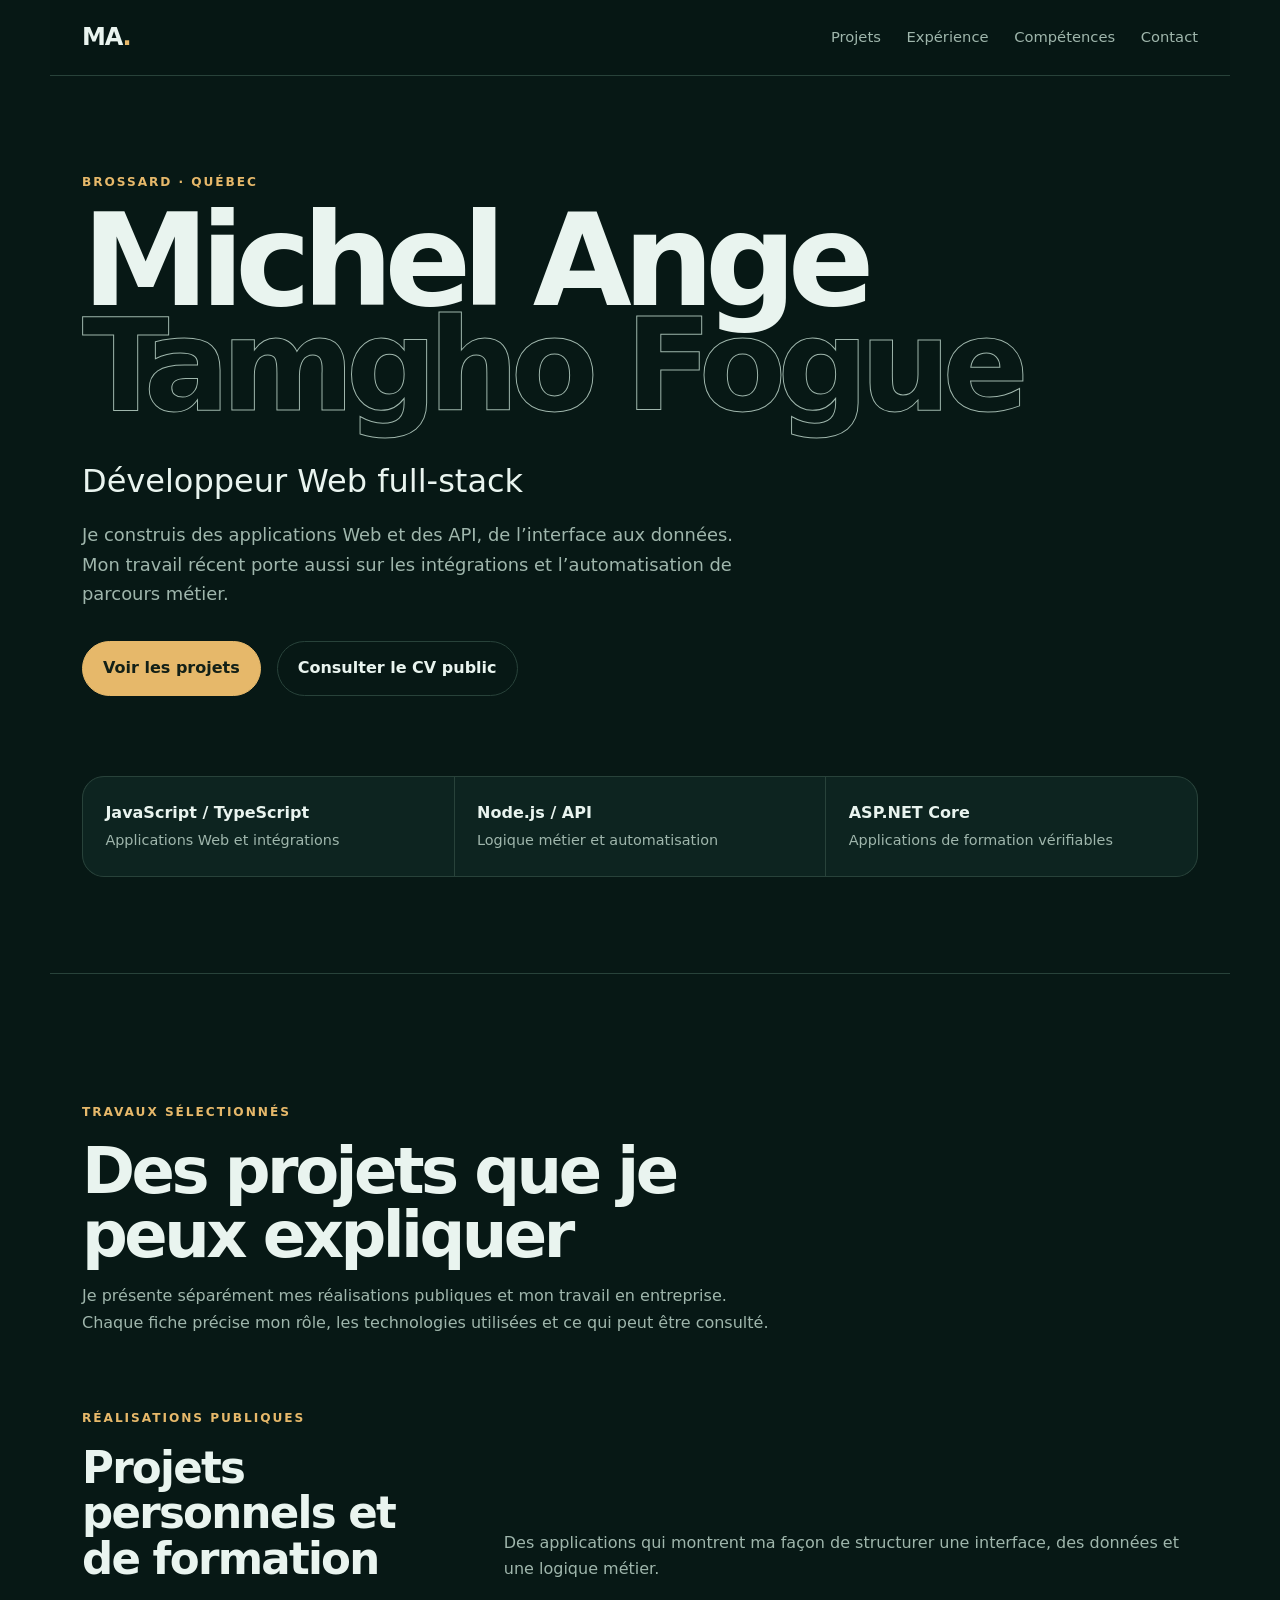
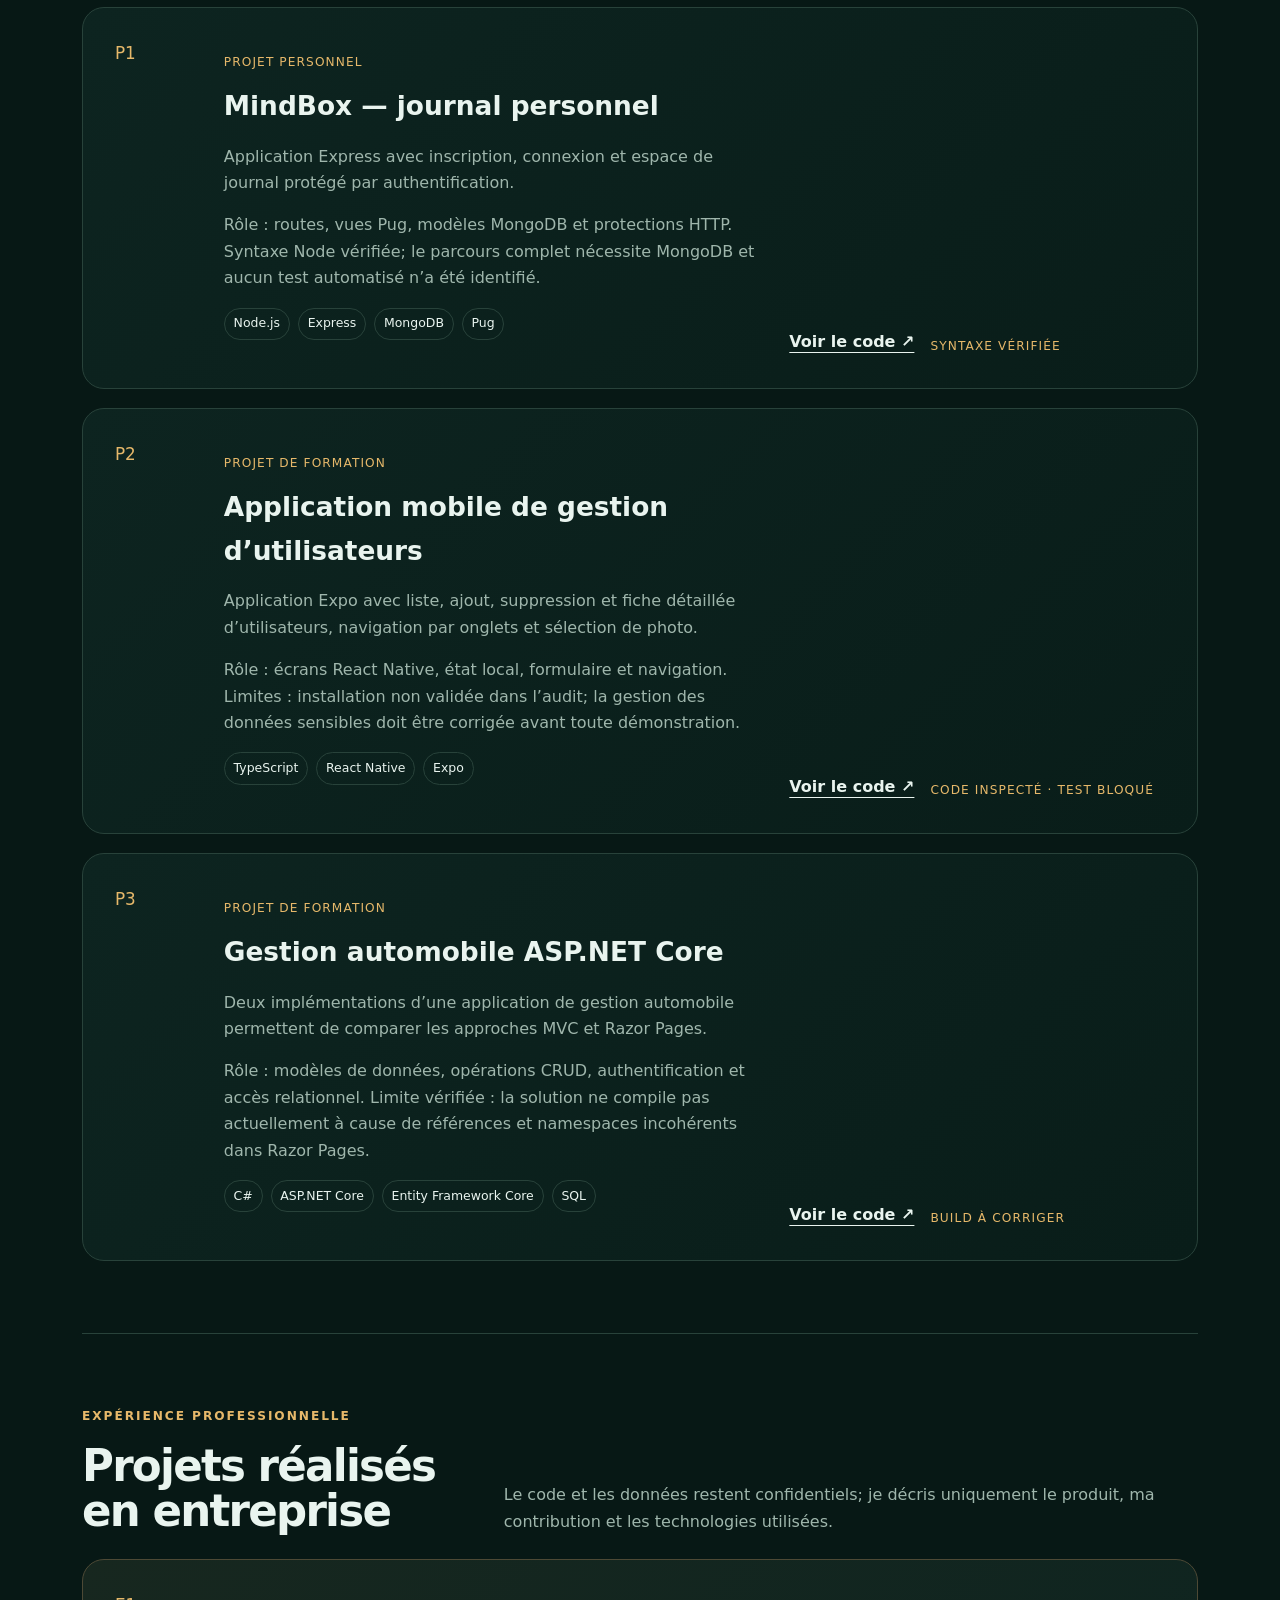
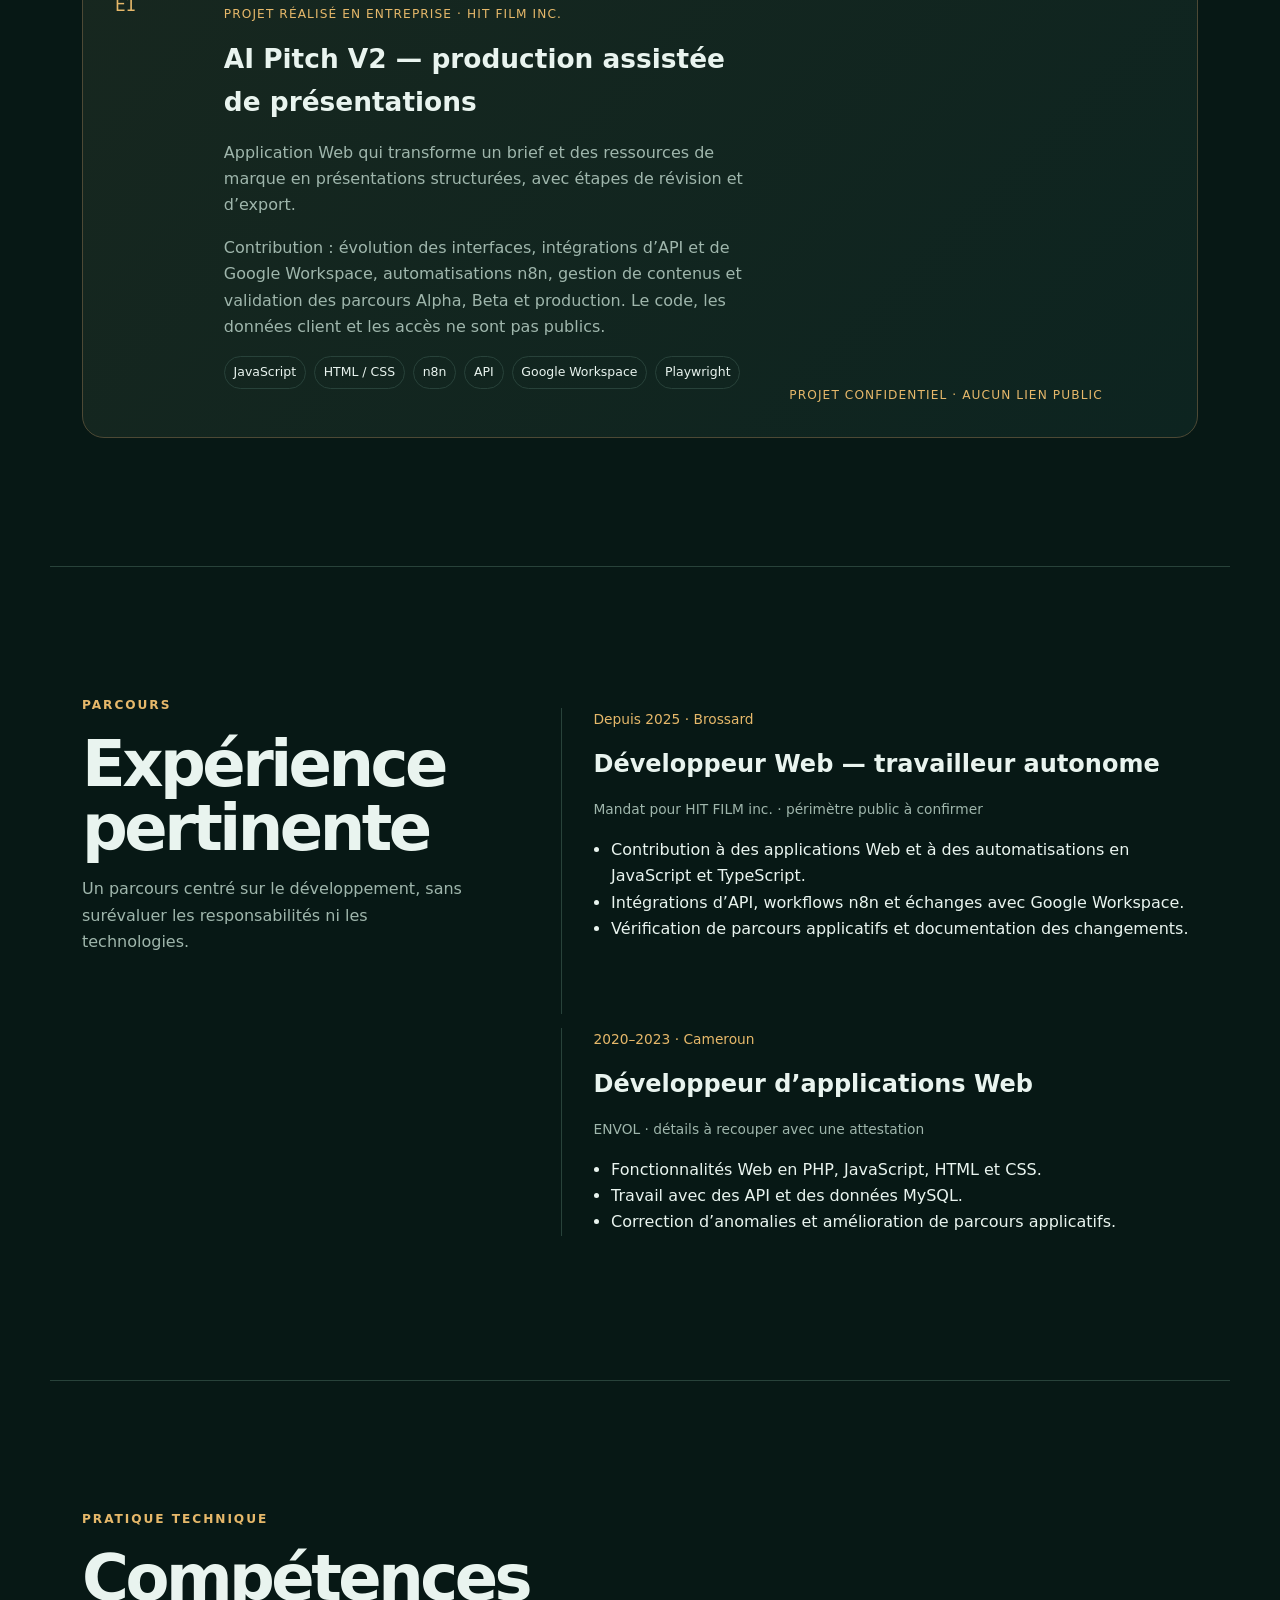
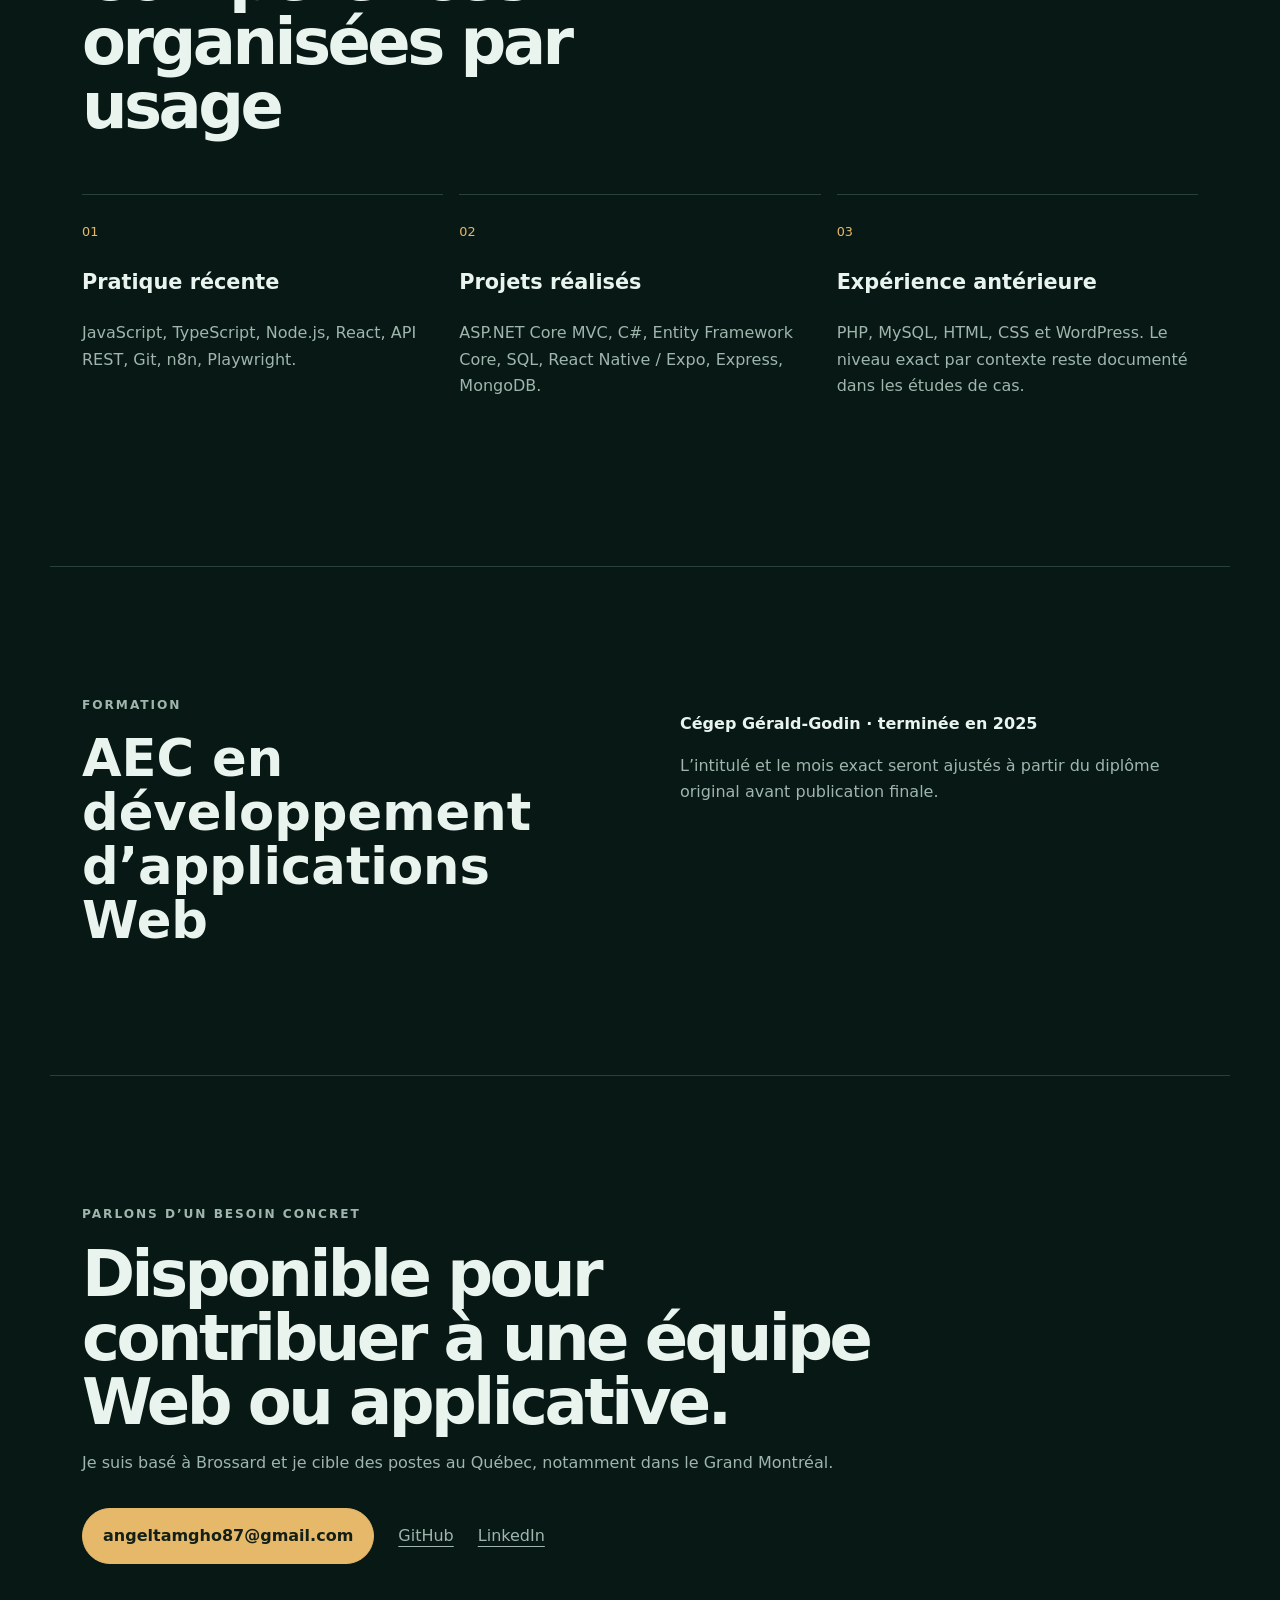
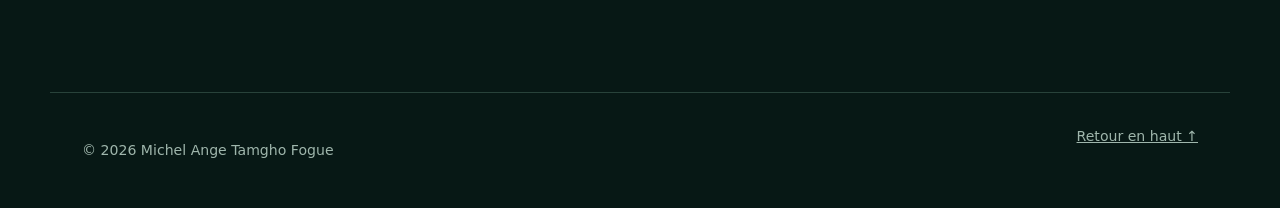
<file: index.html>
<!doctype html>
<html lang="fr">
<head>
  <meta charset="UTF-8"><meta name="viewport" content="width=device-width, initial-scale=1.0">
  <title>Michel Ange Tamgho Fogue — Développeur Web full-stack</title>
  <meta name="description" content="Portfolio de Michel Ange Tamgho Fogue, développeur Web full-stack à Brossard. Applications Web, API et automatisation.">
  <meta name="theme-color" content="#071815"><meta property="og:title" content="Michel Ange Tamgho Fogue — Développeur Web full-stack">
  <meta property="og:description" content="Applications Web, API et automatisation — projets vérifiables et parcours professionnel."><meta property="og:type" content="website">
  <meta property="og:url" content="https://micha-dev87.github.io/mon-portfolio/"><link rel="canonical" href="https://micha-dev87.github.io/mon-portfolio/">
  <link rel="icon" href="favicon-profile.png"><link rel="stylesheet" href="styles.css"><script src="script.js" defer></script>
  <style>.project-group{margin-top:4.5rem}.project-group:first-of-type{margin-top:0}.project-group-heading{display:grid;grid-template-columns:minmax(250px,.7fr) 1.3fr;column-gap:3rem;align-items:end;margin-bottom:1.5rem}.project-group-heading .eyebrow{grid-column:1/-1}.project-group-heading h3{font-size:clamp(1.8rem,3.4vw,3rem);line-height:1.05;letter-spacing:-.04em;margin:0}.project-group-heading>p:last-child{color:var(--muted);margin:0}.company-projects{padding-top:4.5rem;border-top:1px solid var(--line)}.company-projects .project{background:linear-gradient(135deg,#17271f,var(--panel));border-color:#4d4935}.project-links{flex-wrap:wrap}@media(max-width:800px){.project-group-heading{grid-template-columns:1fr;gap:.75rem}}</style>
</head>
<body>
  <a class="skip-link" href="#contenu">Aller au contenu</a>
  <header class="site-header"><a class="brand" href="#accueil" aria-label="Accueil">MA<span>.</span></a><button class="menu-button" type="button" aria-expanded="false" aria-controls="navigation">Menu</button><nav id="navigation" aria-label="Navigation principale"><a href="#projets">Projets</a><a href="#experience">Expérience</a><a href="#competences">Compétences</a><a href="#contact">Contact</a></nav></header>
  <main id="contenu">
    <section class="hero" id="accueil"><p class="eyebrow">Brossard · Québec</p><h1>Michel Ange<br><span>Tamgho Fogue</span></h1><p class="role">Développeur Web full-stack</p><p class="intro">Je construis des applications Web et des API, de l’interface aux données. Mon travail récent porte aussi sur les intégrations et l’automatisation de parcours métier.</p><div class="hero-actions"><a class="button primary" href="#projets">Voir les projets</a><a class="button secondary" href="cv.html">Consulter le CV public</a></div><ul class="proofs" aria-label="Repères professionnels"><li><strong>JavaScript / TypeScript</strong><span>Applications Web et intégrations</span></li><li><strong>Node.js / API</strong><span>Logique métier et automatisation</span></li><li><strong>ASP.NET Core</strong><span>Applications de formation vérifiables</span></li></ul></section>
    <section class="section" id="projets"><div class="section-heading"><p class="eyebrow">Travaux sélectionnés</p><h2>Des projets que je peux expliquer</h2><p>Je présente séparément mes réalisations publiques et mon travail en entreprise. Chaque fiche précise mon rôle, les technologies utilisées et ce qui peut être consulté.</p></div><div class="project-group"><div class="project-group-heading"><p class="eyebrow">Réalisations publiques</p><h3>Projets personnels et de formation</h3><p>Des applications qui montrent ma façon de structurer une interface, des données et une logique métier.</p></div><div id="personal-project-list" class="project-list"></div></div><div class="project-group company-projects"><div class="project-group-heading"><p class="eyebrow">Expérience professionnelle</p><h3>Projets réalisés en entreprise</h3><p>Le code et les données restent confidentiels; je décris uniquement le produit, ma contribution et les technologies utilisées.</p></div><div id="company-project-list" class="project-list"></div></div></section>
    <section class="section split" id="experience"><div class="section-heading sticky"><p class="eyebrow">Parcours</p><h2>Expérience pertinente</h2><p>Un parcours centré sur le développement, sans surévaluer les responsabilités ni les technologies.</p></div><div class="timeline"><article><p class="period">Depuis 2025 · Brossard</p><h3>Développeur Web — travailleur autonome</h3><p class="context">Mandat pour HIT FILM inc. · périmètre public à confirmer</p><ul><li>Contribution à des applications Web et à des automatisations en JavaScript et TypeScript.</li><li>Intégrations d’API, workflows n8n et échanges avec Google Workspace.</li><li>Vérification de parcours applicatifs et documentation des changements.</li></ul></article><article><p class="period">2020–2023 · Cameroun</p><h3>Développeur d’applications Web</h3><p class="context">ENVOL · détails à recouper avec une attestation</p><ul><li>Fonctionnalités Web en PHP, JavaScript, HTML et CSS.</li><li>Travail avec des API et des données MySQL.</li><li>Correction d’anomalies et amélioration de parcours applicatifs.</li></ul></article></div></section>
    <section class="section" id="competences"><div class="section-heading"><p class="eyebrow">Pratique technique</p><h2>Compétences organisées par usage</h2></div><div class="skills-grid"><article><span>01</span><h3>Pratique récente</h3><p>JavaScript, TypeScript, Node.js, React, API REST, Git, n8n, Playwright.</p></article><article><span>02</span><h3>Projets réalisés</h3><p>ASP.NET Core MVC, C#, Entity Framework Core, SQL, React Native / Expo, Express, MongoDB.</p></article><article><span>03</span><h3>Expérience antérieure</h3><p>PHP, MySQL, HTML, CSS et WordPress. Le niveau exact par contexte reste documenté dans les études de cas.</p></article></div></section>
    <section class="section education" id="formation"><div><p class="eyebrow">Formation</p><h2>AEC en développement d’applications Web</h2></div><div><p class="school">Cégep Gérald-Godin · terminée en 2025</p><p>L’intitulé et le mois exact seront ajustés à partir du diplôme original avant publication finale.</p></div></section>
    <section class="contact" id="contact"><p class="eyebrow">Parlons d’un besoin concret</p><h2>Disponible pour contribuer à une équipe Web ou applicative.</h2><p>Je suis basé à Brossard et je cible des postes au Québec, notamment dans le Grand Montréal.</p><div class="contact-links"><a class="button primary" href="mailto:angeltamgho87@gmail.com">angeltamgho87@gmail.com</a><a href="https://github.com/micha-dev87" rel="me">GitHub</a><a href="https://www.linkedin.com/in/tamgho-fogue-michel-ange/" rel="me">LinkedIn</a></div></section>
  </main>
  <footer><p>© <span id="year"></span> Michel Ange Tamgho Fogue</p><a href="#accueil">Retour en haut ↑</a></footer>
</body></html>
</file>
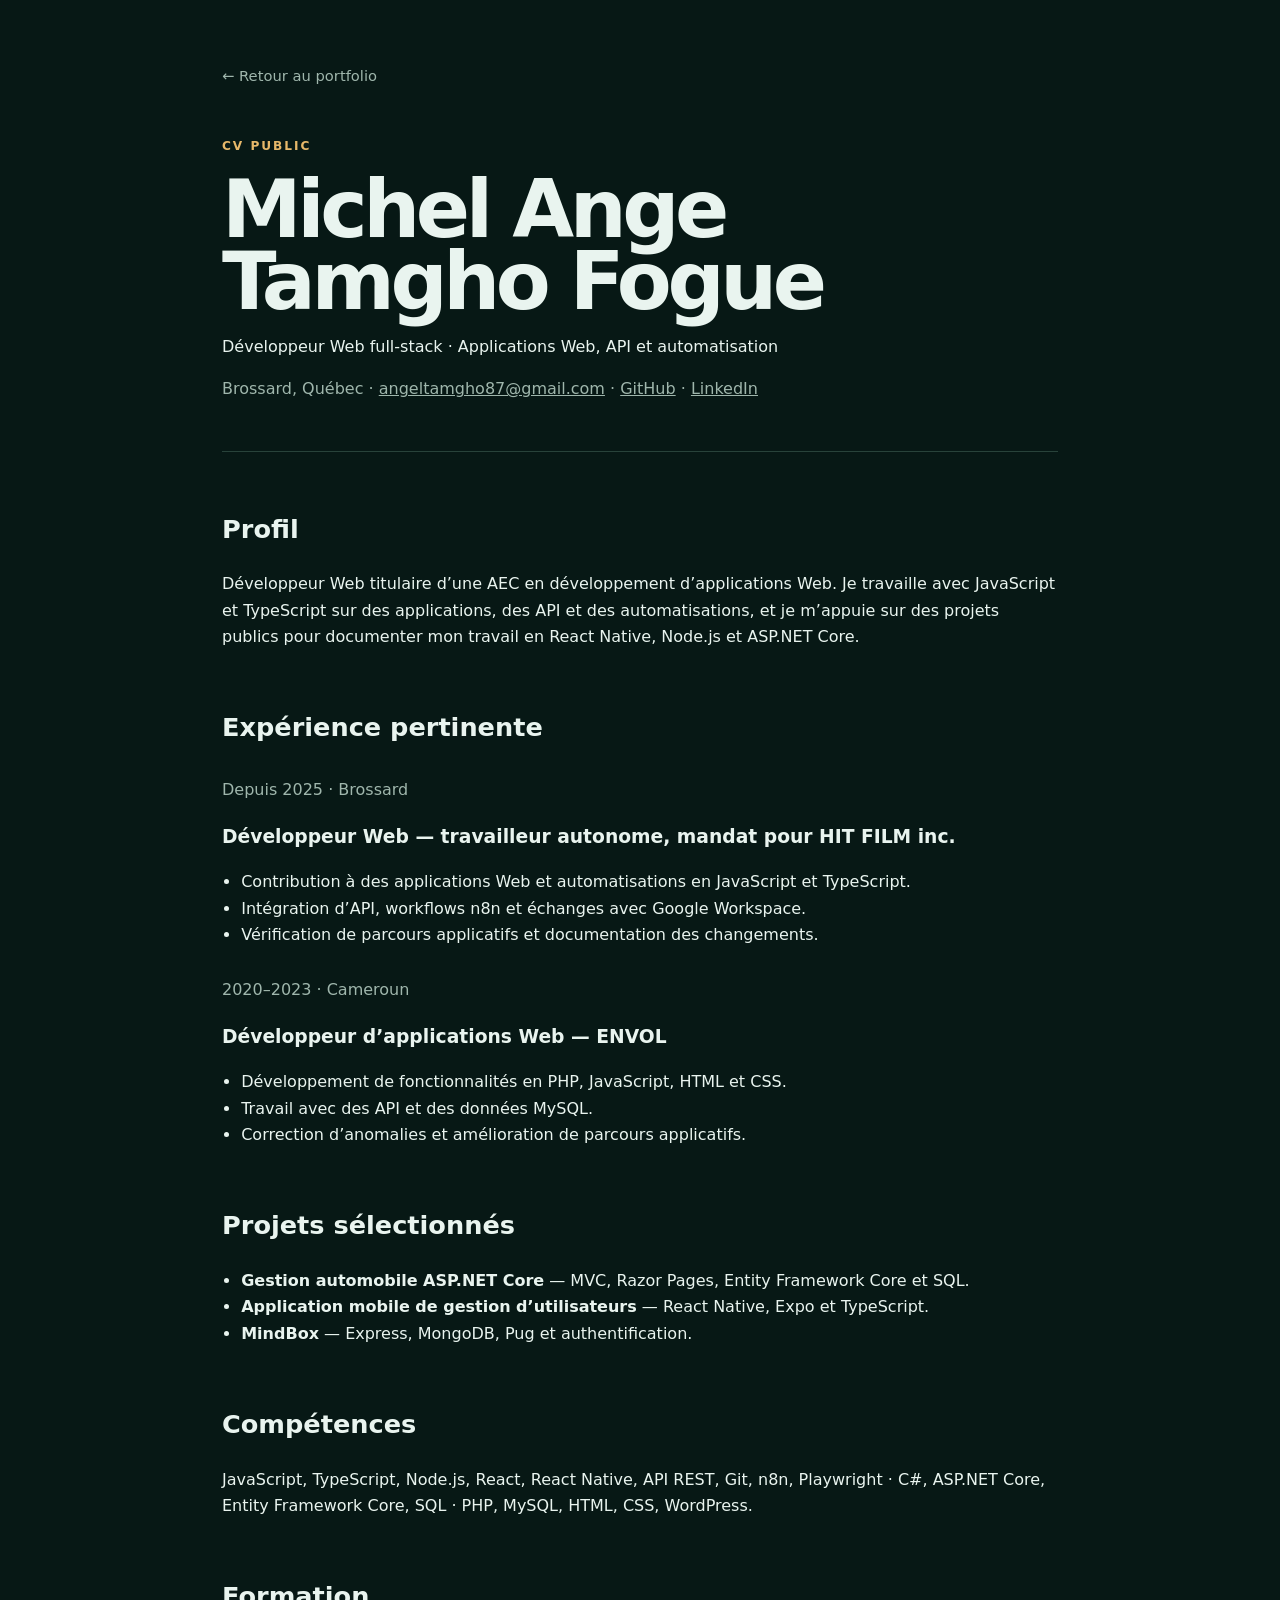
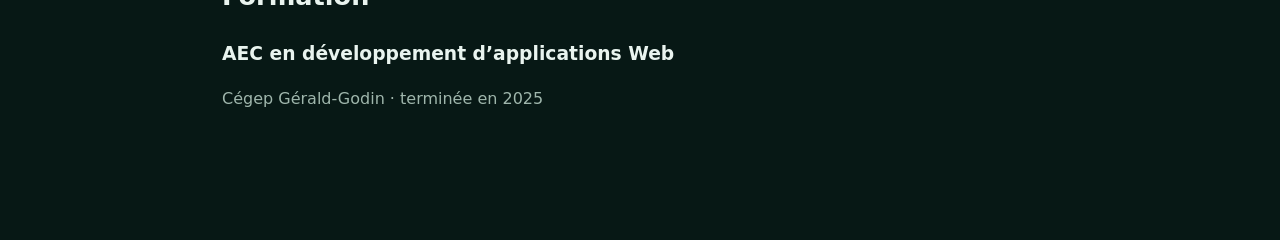
<file: cv.html>
<!doctype html><html lang="fr"><head><meta charset="UTF-8"><meta name="viewport" content="width=device-width,initial-scale=1"><meta name="robots" content="index,follow"><title>CV public — Michel Ange Tamgho Fogue</title><link rel="canonical" href="https://micha-dev87.github.io/mon-portfolio/cv.html"><link rel="stylesheet" href="styles.css"><style>.cv{max-width:900px;margin:auto;padding:4rem 2rem 7rem}.cv header{border-bottom:1px solid var(--line);padding-bottom:2rem}.cv h1{font-size:clamp(2.5rem,7vw,5rem);line-height:.9;letter-spacing:-.055em;margin:.3rem 0}.cv h2{margin-top:3.5rem;font-size:1.6rem}.cv h3{margin-bottom:.2rem}.cv .meta,.cv .dates{color:var(--muted)}.cv .entry{margin:1.8rem 0}.cv ul{padding-left:1.2rem}.cv nav{display:flex;margin-bottom:3rem}@media print{body{background:#fff;color:#111}.cv{padding:0}.cv nav{display:none}.cv .meta,.cv .dates{color:#444}.cv a{color:#111}}</style></head><body><main class="cv"><nav><a href="index.html">← Retour au portfolio</a></nav><header><p class="eyebrow">CV public</p><h1>Michel Ange<br>Tamgho Fogue</h1><p>Développeur Web full-stack · Applications Web, API et automatisation</p><p class="meta">Brossard, Québec · <a href="mailto:angeltamgho87@gmail.com">angeltamgho87@gmail.com</a> · <a href="https://github.com/micha-dev87">GitHub</a> · <a href="https://www.linkedin.com/in/tamgho-fogue-michel-ange/">LinkedIn</a></p></header><section><h2>Profil</h2><p>Développeur Web titulaire d’une AEC en développement d’applications Web. Je travaille avec JavaScript et TypeScript sur des applications, des API et des automatisations, et je m’appuie sur des projets publics pour documenter mon travail en React Native, Node.js et ASP.NET Core.</p></section><section><h2>Expérience pertinente</h2><div class="entry"><p class="dates">Depuis 2025 · Brossard</p><h3>Développeur Web — travailleur autonome, mandat pour HIT FILM inc.</h3><ul><li>Contribution à des applications Web et automatisations en JavaScript et TypeScript.</li><li>Intégration d’API, workflows n8n et échanges avec Google Workspace.</li><li>Vérification de parcours applicatifs et documentation des changements.</li></ul></div><div class="entry"><p class="dates">2020–2023 · Cameroun</p><h3>Développeur d’applications Web — ENVOL</h3><ul><li>Développement de fonctionnalités en PHP, JavaScript, HTML et CSS.</li><li>Travail avec des API et des données MySQL.</li><li>Correction d’anomalies et amélioration de parcours applicatifs.</li></ul></div></section><section><h2>Projets sélectionnés</h2><ul><li><strong>Gestion automobile ASP.NET Core</strong> — MVC, Razor Pages, Entity Framework Core et SQL.</li><li><strong>Application mobile de gestion d’utilisateurs</strong> — React Native, Expo et TypeScript.</li><li><strong>MindBox</strong> — Express, MongoDB, Pug et authentification.</li></ul></section><section><h2>Compétences</h2><p>JavaScript, TypeScript, Node.js, React, React Native, API REST, Git, n8n, Playwright · C#, ASP.NET Core, Entity Framework Core, SQL · PHP, MySQL, HTML, CSS, WordPress.</p></section><section><h2>Formation</h2><h3>AEC en développement d’applications Web</h3><p class="dates">Cégep Gérald-Godin · terminée en 2025</p></section></main></body></html>
</file>
<file: styles.css>
:root{--ink:#e9f4ef;--muted:#9fb6ac;--bg:#071815;--panel:#0d2420;--line:#28423a;--accent:#e6b86a;--max:1180px;--radius:22px}*{box-sizing:border-box}html{scroll-behavior:smooth}body{margin:0;background:var(--bg);color:var(--ink);font-family:Inter,ui-sans-serif,system-ui,-apple-system,"Segoe UI",sans-serif;line-height:1.65}a{color:inherit}.skip-link{position:absolute;left:1rem;top:-5rem;background:var(--ink);color:var(--bg);padding:.7rem 1rem;z-index:10}.skip-link:focus{top:1rem}.site-header{position:sticky;top:0;z-index:5;display:flex;align-items:center;justify-content:space-between;max-width:var(--max);margin:auto;padding:1.1rem 2rem;background:rgba(7,24,21,.92);backdrop-filter:blur(16px);border-bottom:1px solid var(--line)}.brand{text-decoration:none;font-weight:900;font-size:1.5rem;letter-spacing:-.05em}.brand span,.eyebrow{color:var(--accent)}nav{display:flex;gap:1.6rem}nav a{text-decoration:none;color:var(--muted);font-size:.92rem}nav a:hover,nav a:focus-visible{color:var(--ink)}.menu-button{display:none;background:none;border:1px solid var(--line);color:var(--ink);padding:.55rem .8rem;border-radius:99px}.hero,.section,.contact,footer{max-width:var(--max);margin:auto;padding-left:2rem;padding-right:2rem}.hero{min-height:88vh;display:flex;flex-direction:column;justify-content:center;padding-top:6rem;padding-bottom:5rem}.eyebrow{text-transform:uppercase;letter-spacing:.16em;font-weight:800;font-size:.76rem;margin:0 0 1.1rem}.hero h1{font-size:clamp(3.5rem,10vw,8rem);line-height:.82;letter-spacing:-.07em;margin:0;max-width:1000px}.hero h1 span{color:transparent;-webkit-text-stroke:1px var(--muted)}.role{font-size:clamp(1.25rem,2.6vw,2rem);margin:2.2rem 0 .8rem}.intro{font-size:1.12rem;color:var(--muted);max-width:680px;margin:0}.hero-actions{display:flex;gap:1rem;flex-wrap:wrap;margin:2rem 0 4rem}.button{display:inline-flex;align-items:center;justify-content:center;padding:.85rem 1.25rem;border-radius:999px;text-decoration:none;font-weight:750;border:1px solid var(--line)}.button.primary{background:var(--accent);color:#132017;border-color:var(--accent)}.button.secondary:hover,.button.secondary:focus-visible{border-color:var(--accent)}.proofs{display:grid;grid-template-columns:repeat(3,1fr);gap:1px;padding:0;list-style:none;background:var(--line);border:1px solid var(--line);border-radius:var(--radius);overflow:hidden}.proofs li{background:var(--panel);padding:1.4rem}.proofs strong,.proofs span{display:block}.proofs span{color:var(--muted);font-size:.9rem;margin-top:.2rem}.section{padding-top:8rem;padding-bottom:8rem;border-top:1px solid var(--line)}.section-heading{max-width:700px;margin-bottom:3.5rem}.section-heading h2,.contact h2{font-size:clamp(2.4rem,5vw,4.5rem);line-height:1;letter-spacing:-.055em;margin:.4rem 0 1rem}.section-heading>p:last-child,.contact>p{color:var(--muted)}.project-list{display:grid;gap:1.2rem}.project{display:grid;grid-template-columns:80px 1fr minmax(260px,.7fr);gap:1.8rem;padding:2rem;border:1px solid var(--line);border-radius:var(--radius);background:linear-gradient(135deg,var(--panel),#091d19)}.project-number{font-size:1.05rem;color:var(--accent);font-variant-numeric:tabular-nums}.project h3{font-size:1.65rem;margin:0 0 .5rem}.project .summary,.project .detail{color:var(--muted)}.tags{display:flex;flex-wrap:wrap;gap:.5rem;padding:0;list-style:none}.tags li{font-size:.78rem;border:1px solid var(--line);padding:.3rem .55rem;border-radius:99px}.project-links{display:flex;align-items:flex-end;gap:1rem}.project-links a{font-weight:750;text-underline-offset:.3em}.status{font-size:.76rem;color:var(--accent);text-transform:uppercase;letter-spacing:.09em}.split{display:grid;grid-template-columns:.75fr 1.25fr;gap:6rem}.sticky{position:sticky;top:7rem;align-self:start}.timeline article{padding:0 0 3.5rem 2rem;border-left:1px solid var(--line)}.timeline article:last-child{padding-bottom:0}.timeline h3{font-size:1.5rem;margin:.2rem 0}.period,.context{color:var(--accent);font-size:.86rem}.context{color:var(--muted)}.timeline ul{padding-left:1.1rem}.skills-grid{display:grid;grid-template-columns:repeat(3,1fr);gap:1rem}.skills-grid article{border-top:1px solid var(--line);padding:1.4rem 0}.skills-grid span{color:var(--accent);font-size:.8rem}.skills-grid h3{font-size:1.3rem}.skills-grid p{color:var(--muted)}.education{display:grid;grid-template-columns:1fr 1fr;gap:5rem}.education h2{font-size:clamp(2rem,4vw,3.5rem);line-height:1.05;margin:0}.education p{color:var(--muted)}.school{color:var(--ink)!important;font-weight:750}.contact{padding-top:8rem;padding-bottom:8rem;border-top:1px solid var(--line)}.contact h2{max-width:850px}.contact-links{display:flex;align-items:center;flex-wrap:wrap;gap:1.5rem;margin-top:2rem}.contact-links>a:not(.button){color:var(--muted);text-underline-offset:.3em}footer{display:flex;justify-content:space-between;padding-top:2rem;padding-bottom:2rem;border-top:1px solid var(--line);color:var(--muted);font-size:.88rem}a:focus-visible,button:focus-visible{outline:3px solid var(--accent);outline-offset:4px}@media(max-width:800px){.site-header{padding:1rem 1.2rem}.menu-button{display:block}nav{display:none;position:absolute;top:100%;left:1.2rem;right:1.2rem;flex-direction:column;background:var(--panel);border:1px solid var(--line);padding:1rem;border-radius:14px}nav.open{display:flex}.hero,.section,.contact,footer{padding-left:1.2rem;padding-right:1.2rem}.hero{min-height:auto;padding-top:7rem}.hero h1{font-size:clamp(3.2rem,17vw,5rem)}.proofs,.skills-grid{grid-template-columns:1fr}.project{grid-template-columns:1fr;gap:.5rem}.project-number{margin-bottom:.4rem}.project-links{align-items:flex-start}.split,.education{grid-template-columns:1fr;gap:2rem}.sticky{position:static}.section{padding-top:5.5rem;padding-bottom:5.5rem}footer{gap:1rem;flex-direction:column}}@media(prefers-reduced-motion:reduce){html{scroll-behavior:auto}*{animation:none!important;transition:none!important}}
</file>
